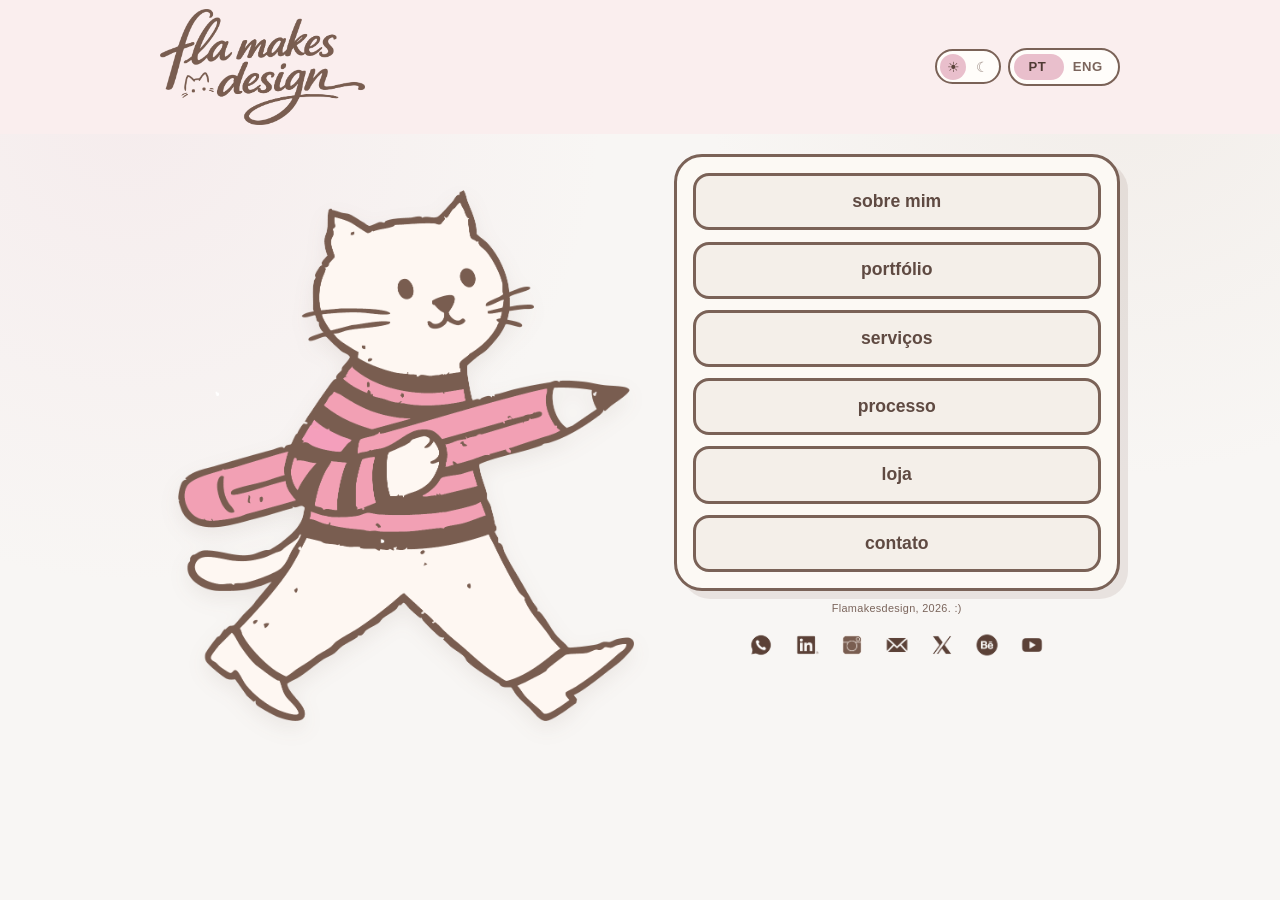
<file: index.html>
<!doctype html>
<html lang="pt-BR">
  <head>
    <meta charset="UTF-8" />
    <meta name="viewport" content="width=device-width, initial-scale=1.0" />
    <title>Flamakesdesign | Home</title>
    <meta name="description" content="Portfólio criativo da Flamakesdesign." />
    <link rel="icon" type="image/png" href="static/favicon@3x.png" />
    <link rel="stylesheet" href="static/styles.css" />
  </head>
  <body data-title-pt="Flamakesdesign | Home" data-title-en="Flamakesdesign | Home">
    <header class="site-wrap topbar">
      <a class="logo-link" href="index.html" aria-label="Voltar para home">
        <img src="static/flamakesdesign.png" alt="Logo Fla makes design" />
      </a>
      <div class="lang-switch" role="group" aria-label="Selecionar idioma">
        <button class="lang-btn is-active" data-lang="pt" type="button">PT</button>
        <button class="lang-btn" data-lang="en" type="button">ENG</button>
      </div>
    </header>

    <main class="site-wrap main-home">
      <section class="hero-box" id="pierreBox">
        <div class="pierre-speech" id="pierreSpeech" aria-live="polite">
          <button class="speech-close" id="pierreSpeechClose" type="button" aria-label="Fechar balão">
            x
          </button>
          <p id="pierreSpeechText"></p>
          <p class="speech-hint" data-i18n="home.speechHint">você pode fechar esta aba no x</p>
        </div>
        <div class="pierre-wrap">
          <img
            id="pierreCharacter"
            src="static/pierre.png"
            alt="Ilustração do Pierre"
            role="button"
            tabindex="0"
            aria-label="Clique no Pierre para uma mensagem"
          />
        </div>
      </section>

      <div class="home-nav-wrap">
        <nav class="nav-grid" aria-label="Navegação principal">
          <a class="nav-card" href="sobre.html" data-i18n="nav.about">sobre mim</a>
          <a class="nav-card" href="portfolio.html" data-i18n="nav.portfolio">portfólio</a>
          <a class="nav-card" href="servicos.html" data-i18n="nav.services">serviços</a>
          <a class="nav-card" href="processo.html" data-i18n="nav.process">processo</a>
          <a class="nav-card" href="loja.html" data-i18n="nav.shop">loja</a>
          <a class="nav-card" href="contato.html" data-i18n="nav.contact">contato</a>
        </nav>
        <div class="home-nav-under">
          <p class="home-mini-note">Flamakesdesign, 2026. :)</p>
          <div class="home-social-icons" aria-label="Redes sociais">
            <a href="https://wa.link/auk0r0" target="_blank" rel="noopener noreferrer" aria-label="WhatsApp">
              <img src="static/whatsapp.png" alt="" />
            </a>
            <a
              href="https://www.linkedin.com/in/flamakesdesign"
              target="_blank"
              rel="noopener noreferrer"
              aria-label="LinkedIn"
            >
              <img src="static/linkedin.png" alt="" />
            </a>
            <a href="https://www.instagram.com/flavi.dsg/" target="_blank" rel="noopener noreferrer" aria-label="Instagram">
              <img src="static/instagram.png" alt="" />
            </a>
            <a href="mailto:flaviamsara@gmail.com" aria-label="Gmail">
              <img src="static/gmail.png" alt="" />
            </a>
            <a href="https://x.com/Flamakesdesign" target="_blank" rel="noopener noreferrer" aria-label="X">
              <img src="static/twitter.png" alt="" />
            </a>
            <a href="https://www.behance.net/mariaaraujo37" target="_blank" rel="noopener noreferrer" aria-label="Behance">
              <img src="static/behance.png" alt="" />
            </a>
            <a href="https://www.youtube.com/" target="_blank" rel="noopener noreferrer" aria-label="YouTube">
              <img src="static/youtube.png" alt="" />
            </a>
          </div>
        </div>
      </div>
    </main>

    <script src="static/script.js"></script>
  </body>
</html>
</file>
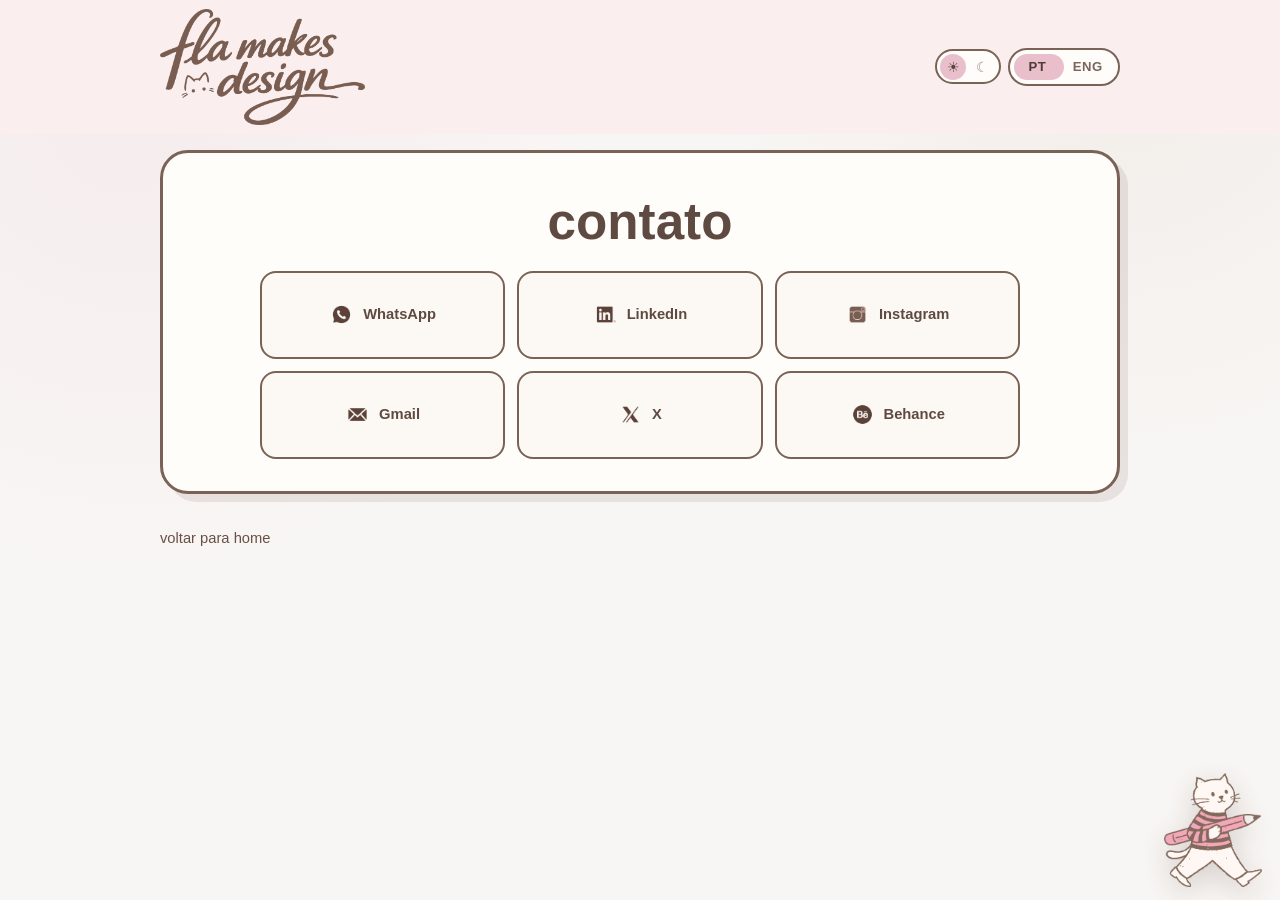
<file: contato.html>
<!doctype html>
<html lang="pt-BR">
  <head>
    <meta charset="UTF-8" />
    <meta name="viewport" content="width=device-width, initial-scale=1.0" />
    <title>Contato | Flamakesdesign</title>
    <link rel="icon" type="image/png" href="static/favicon@3x.png" />
    <link rel="stylesheet" href="static/styles.css" />
  </head>
  <body data-title-pt="Contato | Flamakesdesign" data-title-en="Contact | Flamakesdesign">
    <header class="site-wrap topbar">
      <a class="logo-link" href="index.html" aria-label="Voltar para home">
        <img src="static/flamakesdesign.png" alt="Logo Fla makes design" />
      </a>
      <div class="lang-switch" role="group" aria-label="Selecionar idioma">
        <button class="lang-btn is-active" data-lang="pt" type="button">PT</button>
        <button class="lang-btn" data-lang="en" type="button">ENG</button>
      </div>
    </header>
    <main class="site-wrap page-shell">
      <section class="content-card contact-shell">
        <h1 data-i18n="page.contact.title">contato</h1>
        <div class="contact-panel" aria-label="Redes e contatos">
          <a class="contact-link" href="https://wa.link/auk0r0" target="_blank" rel="noopener noreferrer" aria-label="WhatsApp">
            <img src="static/whatsapp.png" alt="" />
            <span>WhatsApp</span>
          </a>
          <a
            class="contact-link"
            href="https://www.linkedin.com/in/flamakesdesign"
            target="_blank"
            rel="noopener noreferrer"
            aria-label="LinkedIn"
          >
            <img src="static/linkedin.png" alt="" />
            <span>LinkedIn</span>
          </a>
          <a
            class="contact-link"
            href="https://www.instagram.com/flavi.dsg/"
            target="_blank"
            rel="noopener noreferrer"
            aria-label="Instagram"
          >
            <img src="static/instagram.png" alt="" />
            <span>Instagram</span>
          </a>
          <a class="contact-link" href="mailto:flaviamsara@gmail.com" aria-label="Gmail">
            <img src="static/gmail.png" alt="" />
            <span>Gmail</span>
          </a>
          <a class="contact-link" href="https://x.com/Flamakesdesign" target="_blank" rel="noopener noreferrer" aria-label="X">
            <img src="static/twitter.png" alt="" />
            <span>X</span>
          </a>
          <a
            class="contact-link"
            href="https://www.behance.net/mariaaraujo37"
            target="_blank"
            rel="noopener noreferrer"
            aria-label="Behance"
          >
            <img src="static/behance.png" alt="" />
            <span>Behance</span>
          </a>
        </div>
      </section>
      <p class="footer-note"><a href="index.html" data-i18n="common.backHome">voltar para home</a></p>
    </main>
    <script src="static/script.js"></script>
  </body>
</html>
</file>
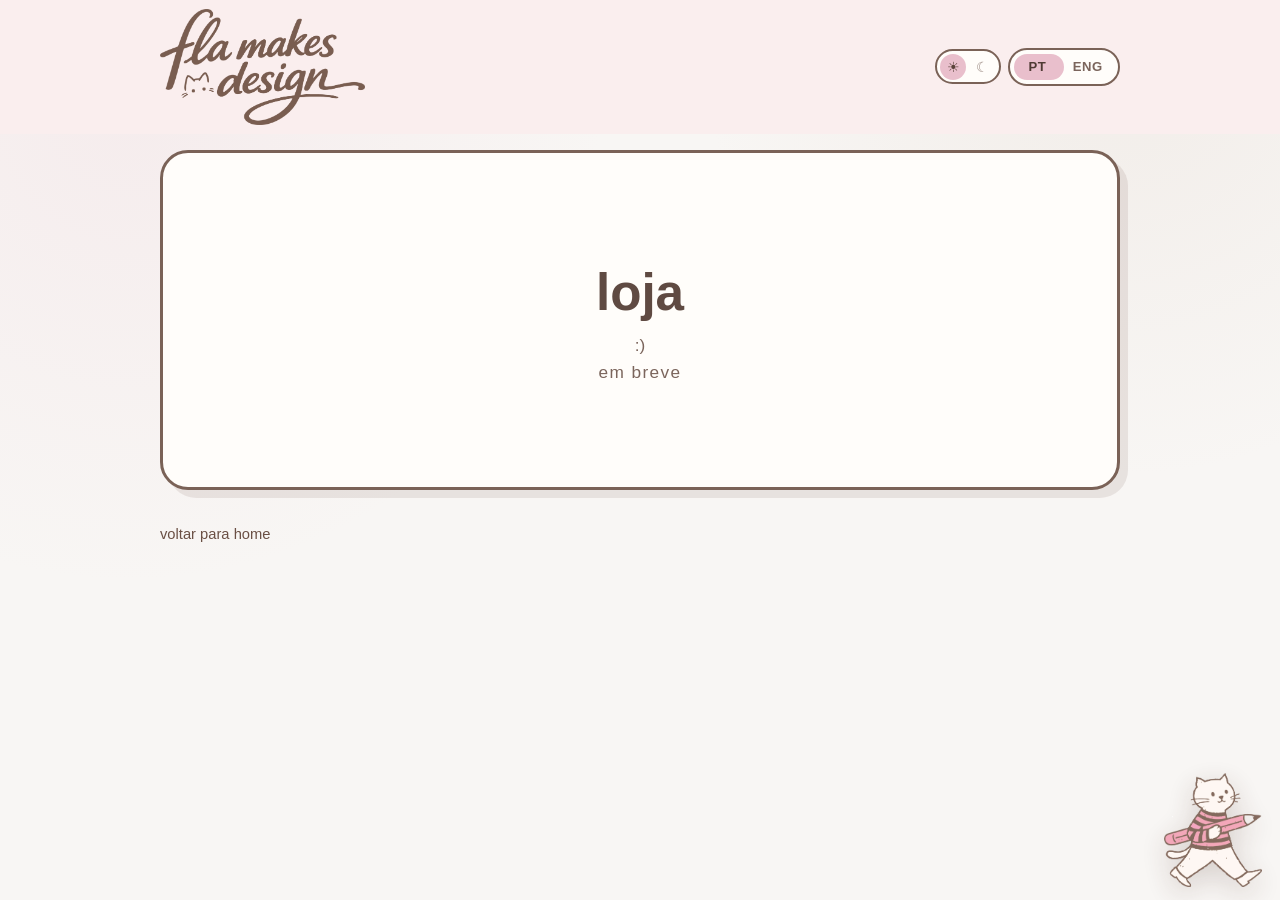
<file: loja.html>
<!doctype html>
<html lang="pt-BR">
  <head>
    <meta charset="UTF-8" />
    <meta name="viewport" content="width=device-width, initial-scale=1.0" />
    <title>Loja | Flamakesdesign</title>
    <link rel="icon" type="image/png" href="static/favicon@3x.png" />
    <link rel="stylesheet" href="static/styles.css" />
  </head>
  <body data-title-pt="Loja | Flamakesdesign" data-title-en="Shop | Flamakesdesign">
    <header class="site-wrap topbar">
      <a class="logo-link" href="index.html" aria-label="Voltar para home">
        <img src="static/flamakesdesign.png" alt="Logo Fla makes design" />
      </a>
      <div class="lang-switch" role="group" aria-label="Selecionar idioma">
        <button class="lang-btn is-active" data-lang="pt" type="button">PT</button>
        <button class="lang-btn" data-lang="en" type="button">ENG</button>
      </div>
    </header>
    <main class="site-wrap page-shell">
      <section class="content-card shop-coming">
        <h1 data-i18n="page.shop.title">loja</h1>
        <p class="shop-face">:)</p>
        <p class="shop-soon">em breve</p>
      </section>
      <p class="footer-note"><a href="index.html" data-i18n="common.backHome">voltar para home</a></p>
    </main>
    <script src="static/script.js"></script>
  </body>
</html>
</file>
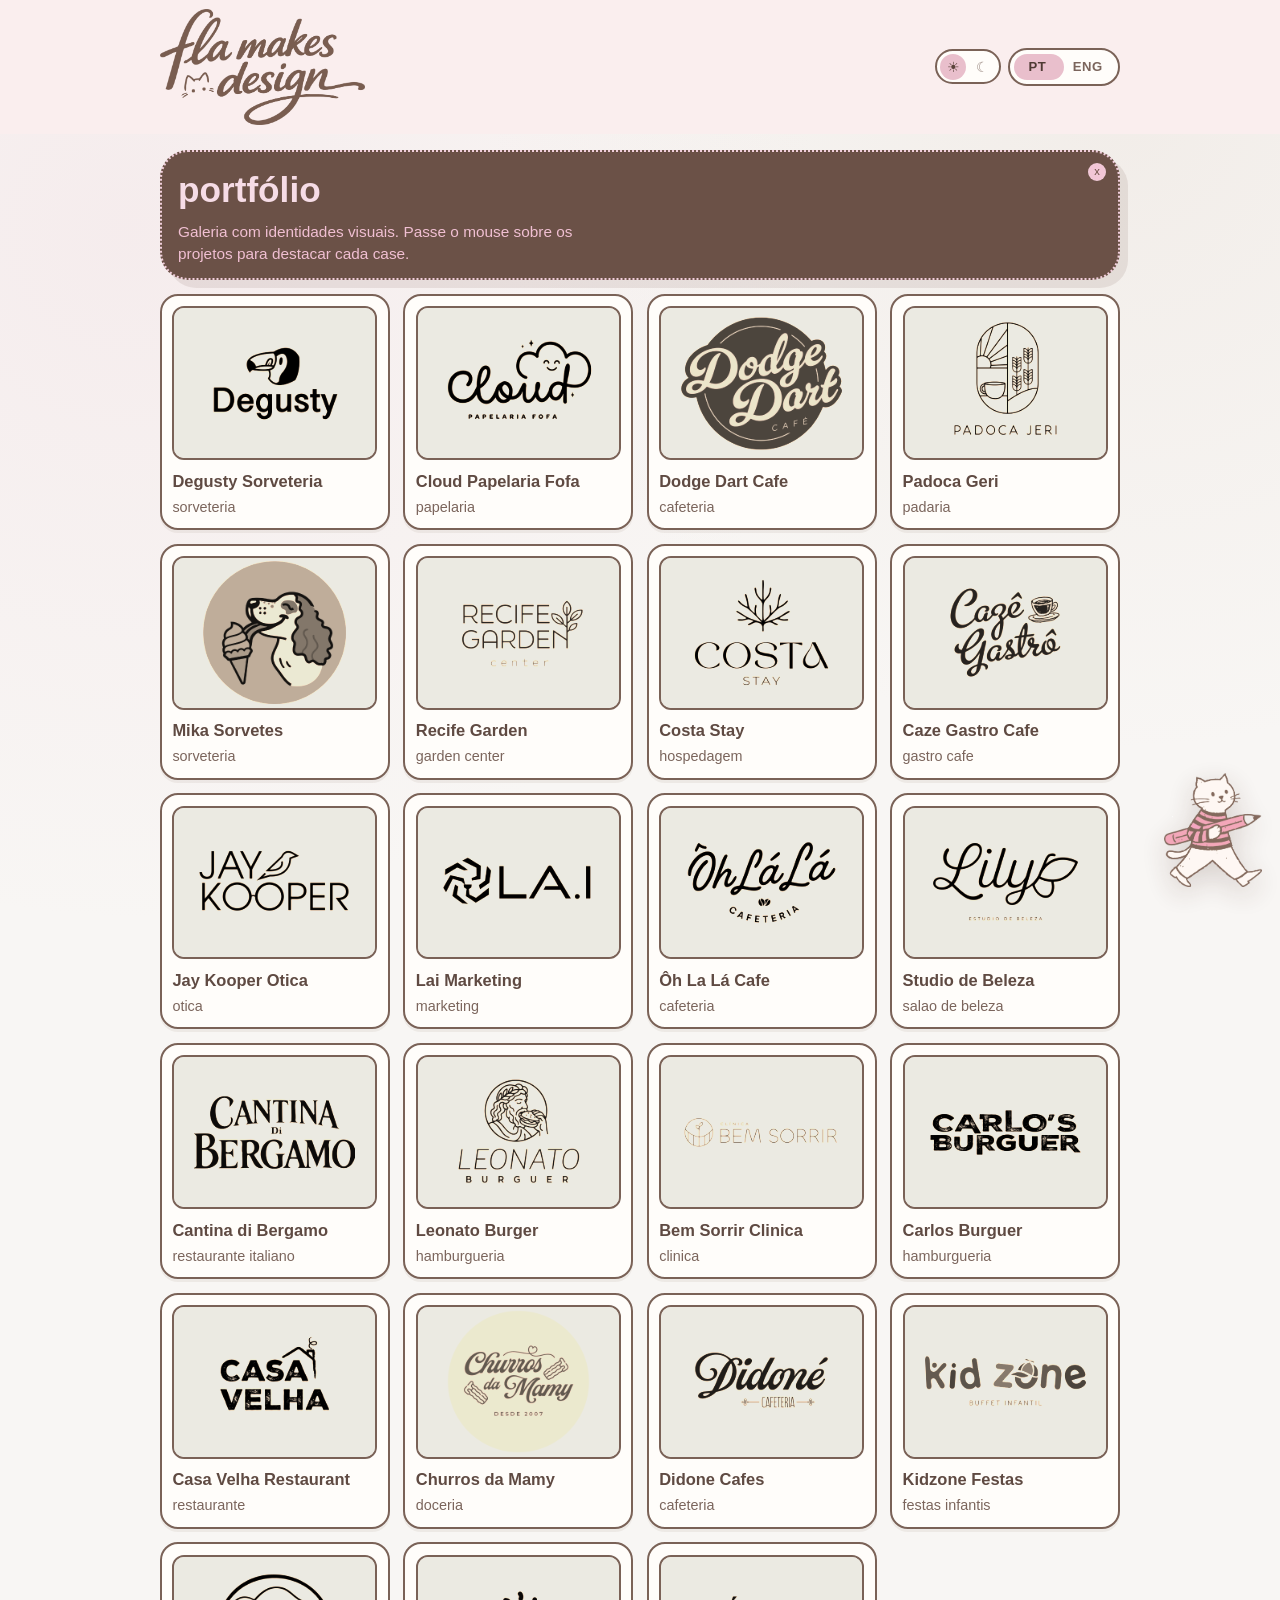
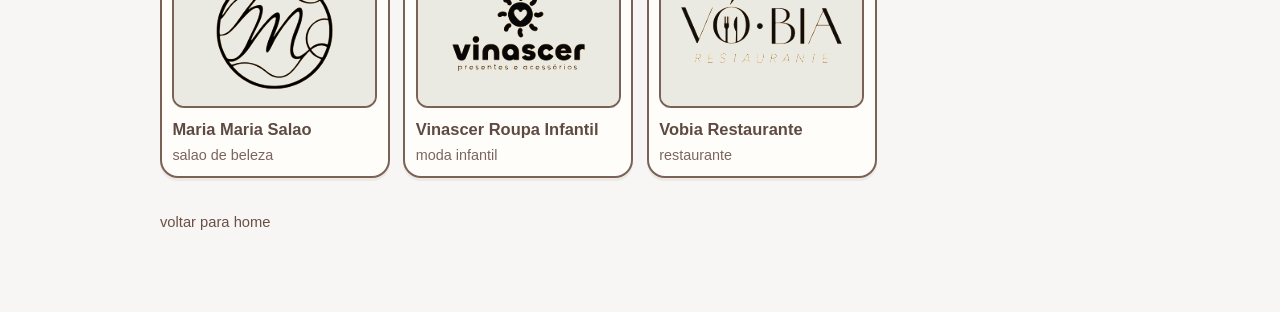
<file: portfolio.html>
<!doctype html>
<html lang="pt-BR">
  <head>
    <meta charset="UTF-8" />
    <meta name="viewport" content="width=device-width, initial-scale=1.0" />
    <title>Portfólio | Flamakesdesign</title>
    <link rel="icon" type="image/png" href="static/favicon@3x.png" />
    <link rel="stylesheet" href="static/styles.css" />
  </head>
  <body data-title-pt="Portfólio | Flamakesdesign" data-title-en="Portfolio | Flamakesdesign">
    <header class="site-wrap topbar">
      <a class="logo-link" href="index.html" aria-label="Voltar para home">
        <img src="static/flamakesdesign.png" alt="Logo Fla makes design" />
      </a>
      <div class="lang-switch" role="group" aria-label="Selecionar idioma">
        <button class="lang-btn is-active" data-lang="pt" type="button">PT</button>
        <button class="lang-btn" data-lang="en" type="button">ENG</button>
      </div>
    </header>
    <main class="site-wrap page-shell">
      <section class="content-card portfolio-head" id="portfolioHeadBox">
        <button
          class="portfolio-head-close"
          id="portfolioHeadClose"
          type="button"
          aria-label="Fechar aviso do portfólio"
        >
          x
        </button>
        <h1 data-i18n="page.portfolio.title">portfólio</h1>
        <p data-i18n="page.portfolio.text">
          Galeria com identidades visuais. Passe o mouse sobre os projetos para
          destacar cada case.
        </p>
      </section>
      <section class="portfolio-gallery" aria-label="Galeria de identidades visuais">
        <article class="portfolio-card">
          <div class="portfolio-thumb case-slider" aria-hidden="true">
            <img class="case-slide" src="static/cases/degustysorveteria.png" alt="" loading="lazy" />
          </div>
          <h3>Degusty Sorveteria</h3>
          <p>sorveteria</p>
        </article>
        <article class="portfolio-card">
          <div class="portfolio-thumb case-slider" aria-hidden="true">
            <img class="case-slide" src="static/cases/cloudpapelariafofa.png" alt="" loading="lazy" />
          </div>
          <h3>Cloud Papelaria Fofa</h3>
          <p>papelaria</p>
        </article>
        <article class="portfolio-card">
          <div class="portfolio-thumb case-slider" aria-hidden="true">
            <img class="case-slide" src="static/cases/dodgedartcafe.png" alt="" loading="lazy" />
          </div>
          <h3>Dodge Dart Cafe</h3>
          <p>cafeteria</p>
        </article>
        <article class="portfolio-card">
          <div class="portfolio-thumb case-slider" aria-hidden="true">
            <img class="case-slide" src="static/cases/padocageri.png" alt="" loading="lazy" />
          </div>
          <h3>Padoca Geri</h3>
          <p>padaria</p>
        </article>
        <article class="portfolio-card">
          <div class="portfolio-thumb case-slider" aria-hidden="true">
            <img class="case-slide" src="static/cases/mikasorvetes.png" alt="" loading="lazy" />
          </div>
          <h3>Mika Sorvetes</h3>
          <p>sorveteria</p>
        </article>
        <article class="portfolio-card">
          <div class="portfolio-thumb case-slider" aria-hidden="true">
            <img class="case-slide" src="static/cases/recifegarden.png" alt="" loading="lazy" />
          </div>
          <h3>Recife Garden</h3>
          <p>garden center</p>
        </article>
        <article class="portfolio-card">
          <div class="portfolio-thumb case-slider" aria-hidden="true">
            <img class="case-slide" src="static/cases/costastay.png" alt="" loading="lazy" />
          </div>
          <h3>Costa Stay</h3>
          <p>hospedagem</p>
        </article>
        <article class="portfolio-card">
          <div class="portfolio-thumb case-slider" aria-hidden="true">
            <img class="case-slide" src="static/cases/cazegastrocafe.png" alt="" loading="lazy" />
          </div>
          <h3>Caze Gastro Cafe</h3>
          <p>gastro cafe</p>
        </article>
        <article class="portfolio-card">
          <div class="portfolio-thumb case-slider" aria-hidden="true">
            <img class="case-slide" src="static/cases/jaykooperotica.png" alt="" loading="lazy" />
          </div>
          <h3>Jay Kooper Otica</h3>
          <p>otica</p>
        </article>
        <article class="portfolio-card">
          <div class="portfolio-thumb case-slider" aria-hidden="true">
            <img class="case-slide" src="static/cases/laimarketing.png" alt="" loading="lazy" />
          </div>
          <h3>Lai Marketing</h3>
          <p>marketing</p>
        </article>
        <article class="portfolio-card">
          <div class="portfolio-thumb case-slider" aria-hidden="true">
            <img class="case-slide" src="static/cases/ohlalacafe.png" alt="" loading="lazy" />
          </div>
          <h3>Ôh La Lá Cafe</h3>
          <p>cafeteria</p>
        </article>
        <article class="portfolio-card">
          <div class="portfolio-thumb case-slider" aria-hidden="true">
            <img class="case-slide" src="static/cases/studiodebeleza.png" alt="" loading="lazy" />
          </div>
          <h3>Studio de Beleza</h3>
          <p>salao de beleza</p>
        </article>
        <article class="portfolio-card">
          <div class="portfolio-thumb case-slider" aria-hidden="true">
            <img class="case-slide" src="static/cases/cantinadibergamo.png" alt="" loading="lazy" />
          </div>
          <h3>Cantina di Bergamo</h3>
          <p>restaurante italiano</p>
        </article>
        <article class="portfolio-card">
          <div class="portfolio-thumb case-slider" aria-hidden="true">
            <img class="case-slide" src="static/cases/leonatoburger.png" alt="" loading="lazy" />
          </div>
          <h3>Leonato Burger</h3>
          <p>hamburgueria</p>
        </article>
        <article class="portfolio-card">
          <div class="portfolio-thumb case-slider" aria-hidden="true">
            <img class="case-slide" src="static/cases/bemsorrirclinica.png" alt="" loading="lazy" />
          </div>
          <h3>Bem Sorrir Clinica</h3>
          <p>clinica</p>
        </article>
        <article class="portfolio-card">
          <div class="portfolio-thumb case-slider" aria-hidden="true">
            <img class="case-slide" src="static/cases/carlosburguer.png" alt="" loading="lazy" />
          </div>
          <h3>Carlos Burguer</h3>
          <p>hamburgueria</p>
        </article>
        <article class="portfolio-card">
          <div class="portfolio-thumb case-slider" aria-hidden="true">
            <img class="case-slide" src="static/cases/casavelharestaurant.png" alt="" loading="lazy" />
          </div>
          <h3>Casa Velha Restaurant</h3>
          <p>restaurante</p>
        </article>
        <article class="portfolio-card">
          <div class="portfolio-thumb case-slider" aria-hidden="true">
            <img class="case-slide" src="static/cases/churrosdamamy.png" alt="" loading="lazy" />
          </div>
          <h3>Churros da Mamy</h3>
          <p>doceria</p>
        </article>
        <article class="portfolio-card">
          <div class="portfolio-thumb case-slider" aria-hidden="true">
            <img class="case-slide" src="static/cases/didonecafes.png" alt="" loading="lazy" />
          </div>
          <h3>Didone Cafes</h3>
          <p>cafeteria</p>
        </article>
        <article class="portfolio-card">
          <div class="portfolio-thumb case-slider" aria-hidden="true">
            <img class="case-slide" src="static/cases/kidzonefestas.png" alt="" loading="lazy" />
          </div>
          <h3>Kidzone Festas</h3>
          <p>festas infantis</p>
        </article>
        <article class="portfolio-card">
          <div class="portfolio-thumb case-slider" aria-hidden="true">
            <img class="case-slide" src="static/cases/mariamariasalao.png" alt="" loading="lazy" />
          </div>
          <h3>Maria Maria Salao</h3>
          <p>salao de beleza</p>
        </article>
        <article class="portfolio-card">
          <div class="portfolio-thumb case-slider" aria-hidden="true">
            <img class="case-slide" src="static/cases/vinascerroupainfantil.png" alt="" loading="lazy" />
          </div>
          <h3>Vinascer Roupa Infantil</h3>
          <p>moda infantil</p>
        </article>
        <article class="portfolio-card">
          <div class="portfolio-thumb case-slider" aria-hidden="true">
            <img class="case-slide" src="static/cases/vobiarestaurante.png" alt="" loading="lazy" />
          </div>
          <h3>Vobia Restaurante</h3>
          <p>restaurante</p>
        </article>
      </section>
      <p class="footer-note"><a href="index.html" data-i18n="common.backHome">voltar para home</a></p>
    </main>
    <script src="static/script.js"></script>
  </body>
</html>
</file>
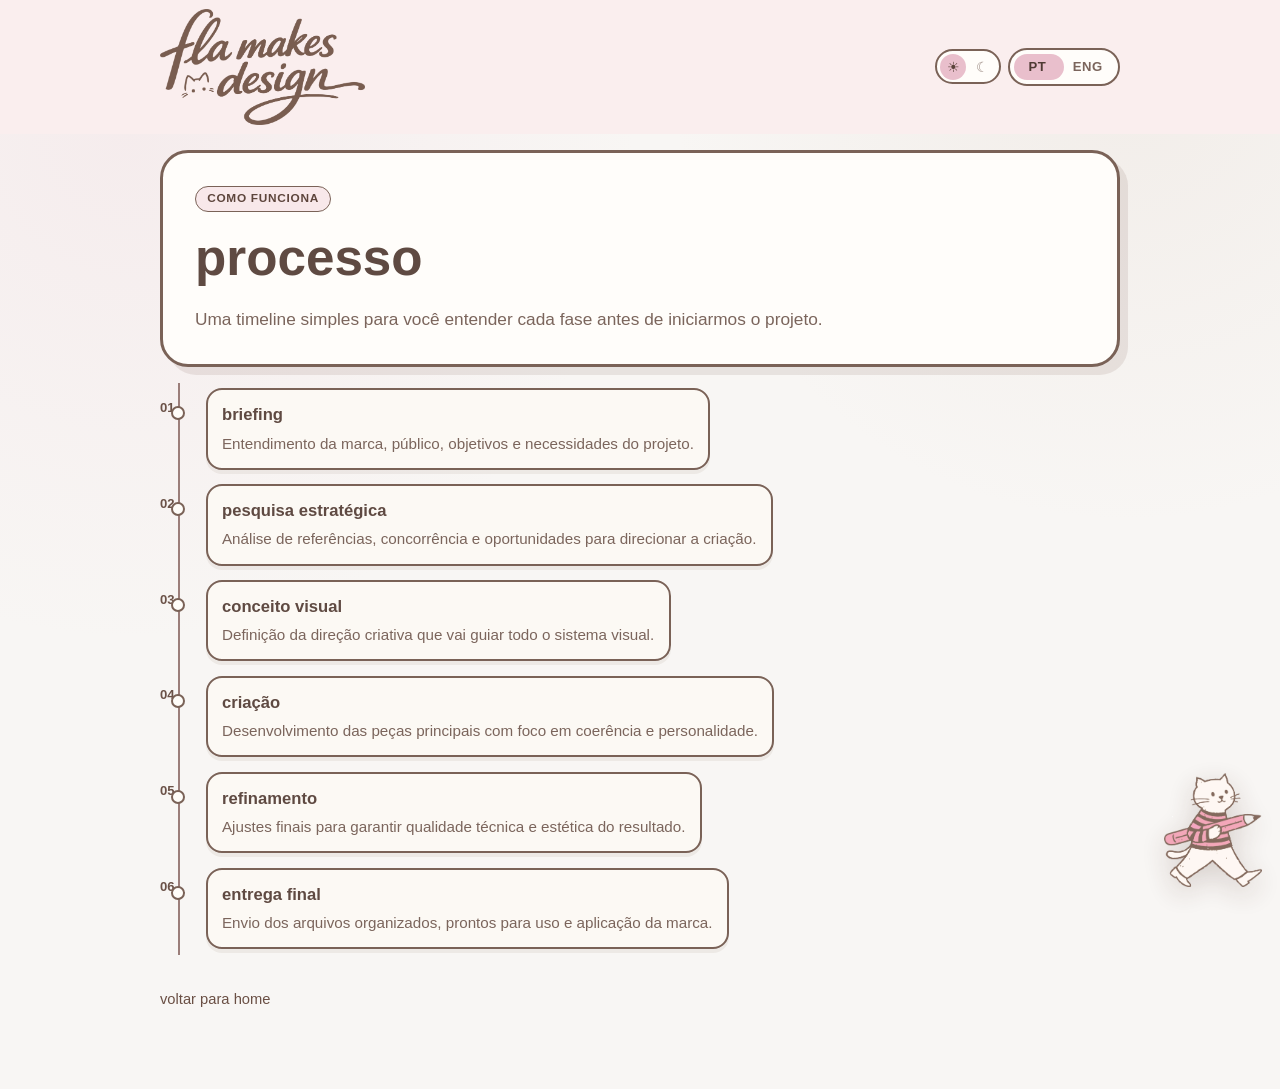
<file: processo.html>
<!doctype html>
<html lang="pt-BR">
  <head>
    <meta charset="UTF-8" />
    <meta name="viewport" content="width=device-width, initial-scale=1.0" />
    <title>Processo | Flamakesdesign</title>
    <link rel="icon" type="image/png" href="static/favicon@3x.png" />
    <link rel="stylesheet" href="static/styles.css" />
  </head>
  <body data-title-pt="Processo | Flamakesdesign" data-title-en="Process | Flamakesdesign">
    <header class="site-wrap topbar">
      <a class="logo-link" href="index.html" aria-label="Voltar para home">
        <img src="static/flamakesdesign.png" alt="Logo Fla makes design" />
      </a>
      <div class="lang-switch" role="group" aria-label="Selecionar idioma">
        <button class="lang-btn is-active" data-lang="pt" type="button">PT</button>
        <button class="lang-btn" data-lang="en" type="button">ENG</button>
      </div>
    </header>
    <main class="site-wrap page-shell">
      <section class="content-card process-hero">
        <span class="process-kicker">como funciona</span>
        <h1 data-i18n="page.process.title">processo</h1>
        <p>Uma timeline simples para você entender cada fase antes de iniciarmos o projeto.</p>
      </section>

      <section class="process-timeline" aria-label="Timeline do processo de trabalho">
        <article class="timeline-item">
          <span class="timeline-dot"></span>
          <span class="timeline-step">01</span>
          <div class="timeline-card">
            <h2>briefing</h2>
            <p>Entendimento da marca, público, objetivos e necessidades do projeto.</p>
          </div>
        </article>

        <article class="timeline-item">
          <span class="timeline-dot"></span>
          <span class="timeline-step">02</span>
          <div class="timeline-card">
            <h2>pesquisa estratégica</h2>
            <p>Análise de referências, concorrência e oportunidades para direcionar a criação.</p>
          </div>
        </article>

        <article class="timeline-item">
          <span class="timeline-dot"></span>
          <span class="timeline-step">03</span>
          <div class="timeline-card">
            <h2>conceito visual</h2>
            <p>Definição da direção criativa que vai guiar todo o sistema visual.</p>
          </div>
        </article>

        <article class="timeline-item">
          <span class="timeline-dot"></span>
          <span class="timeline-step">04</span>
          <div class="timeline-card">
            <h2>criação</h2>
            <p>Desenvolvimento das peças principais com foco em coerência e personalidade.</p>
          </div>
        </article>

        <article class="timeline-item">
          <span class="timeline-dot"></span>
          <span class="timeline-step">05</span>
          <div class="timeline-card">
            <h2>refinamento</h2>
            <p>Ajustes finais para garantir qualidade técnica e estética do resultado.</p>
          </div>
        </article>

        <article class="timeline-item">
          <span class="timeline-dot"></span>
          <span class="timeline-step">06</span>
          <div class="timeline-card">
            <h2>entrega final</h2>
            <p>Envio dos arquivos organizados, prontos para uso e aplicação da marca.</p>
          </div>
        </article>
      </section>
      <p class="footer-note"><a href="index.html" data-i18n="common.backHome">voltar para home</a></p>
    </main>
    <script src="static/script.js"></script>
  </body>
</html>
</file>
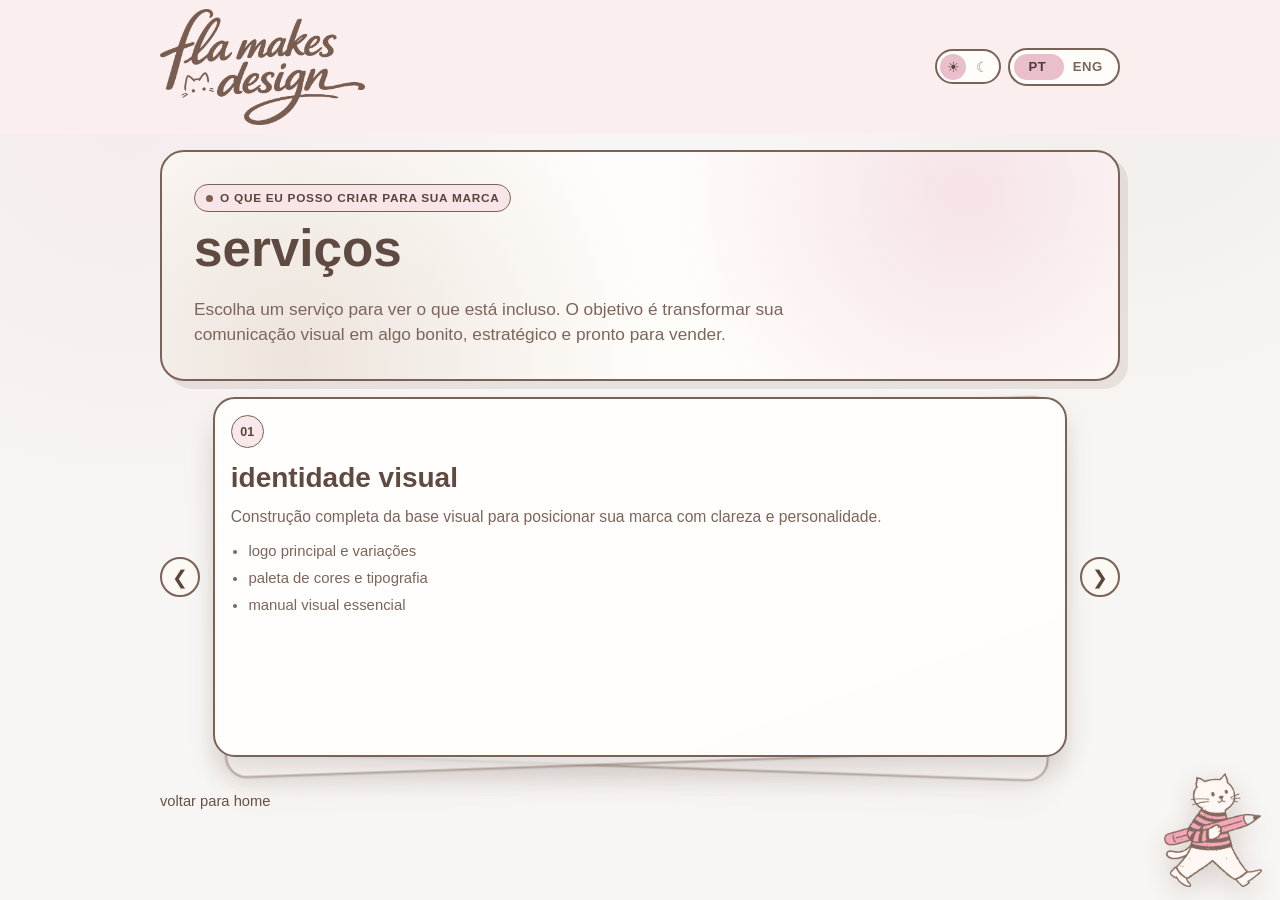
<file: servicos.html>
<!doctype html>
<html lang="pt-BR">
  <head>
    <meta charset="UTF-8" />
    <meta name="viewport" content="width=device-width, initial-scale=1.0" />
    <title>Serviços | Flamakesdesign</title>
    <link rel="icon" type="image/png" href="static/favicon@3x.png" />
    <link rel="stylesheet" href="static/styles.css" />
  </head>
  <body data-title-pt="Serviços | Flamakesdesign" data-title-en="Services | Flamakesdesign">
    <header class="site-wrap topbar">
      <a class="logo-link" href="index.html" aria-label="Voltar para home">
        <img src="static/flamakesdesign.png" alt="Logo Fla makes design" />
      </a>
      <div class="lang-switch" role="group" aria-label="Selecionar idioma">
        <button class="lang-btn is-active" data-lang="pt" type="button">PT</button>
        <button class="lang-btn" data-lang="en" type="button">ENG</button>
      </div>
    </header>
    <main class="site-wrap page-shell">
      <section class="content-card services-hero">
        <span class="services-kicker">o que eu posso criar para sua marca</span>
        <h1 data-i18n="page.services.title">serviços</h1>
        <p>
          Escolha um serviço para ver o que está incluso. O objetivo é transformar sua comunicação visual em algo
          bonito, estratégico e pronto para vender.
        </p>
      </section>

      <section class="services-deck-wrap" aria-label="Tipos de serviço">
        <button class="deck-arrow deck-arrow-prev" id="servicePrev" type="button" aria-label="Serviço anterior">
          &#10094;
        </button>

        <div class="services-deck" id="servicesDeck" tabindex="0" aria-label="Baralho de serviços">
          <article class="service-deck-card" data-service-card>
            <span class="service-tag">01</span>
            <h2>Identidade Visual</h2>
            <p>Construção completa da base visual para posicionar sua marca com clareza e personalidade.</p>
            <ul>
              <li>logo principal e variações</li>
              <li>paleta de cores e tipografia</li>
              <li>manual visual essencial</li>
            </ul>
          </article>

          <article class="service-deck-card" data-service-card>
            <span class="service-tag">02</span>
            <h2>Modernização de marca</h2>
            <p>Atualização visual para marcas existentes, mantendo reconhecimento e elevando percepção.</p>
            <ul>
              <li>refino de logo e sistema visual</li>
              <li>atualização de cores e linguagem</li>
              <li>direção para aplicação da nova fase</li>
            </ul>
          </article>

          <article class="service-deck-card" data-service-card>
            <span class="service-tag">03</span>
            <h2>Design de Posts</h2>
            <p>Peças para redes sociais com identidade consistente e comunicação profissional.</p>
            <ul>
              <li>posts institucionais e promocionais</li>
              <li>capas, carrosséis e destaques</li>
              <li>templates editáveis quando necessário</li>
            </ul>
          </article>

          <article class="service-deck-card" data-service-card>
            <span class="service-tag">04</span>
            <h2>Criação de materiais gráficos</h2>
            <p>Materiais impressos e digitais para fortalecer presença e aumentar conversão.</p>
            <ul>
              <li>cartão, cardápio, flyer e papelaria</li>
              <li>materiais para campanhas e eventos</li>
              <li>arquivos finais prontos para produção</li>
            </ul>
          </article>
        </div>

        <button class="deck-arrow deck-arrow-next" id="serviceNext" type="button" aria-label="Próximo serviço">
          &#10095;
        </button>
      </section>
      <p class="footer-note"><a href="index.html" data-i18n="common.backHome">voltar para home</a></p>
    </main>
    <script src="static/script.js"></script>
  </body>
</html>
</file>
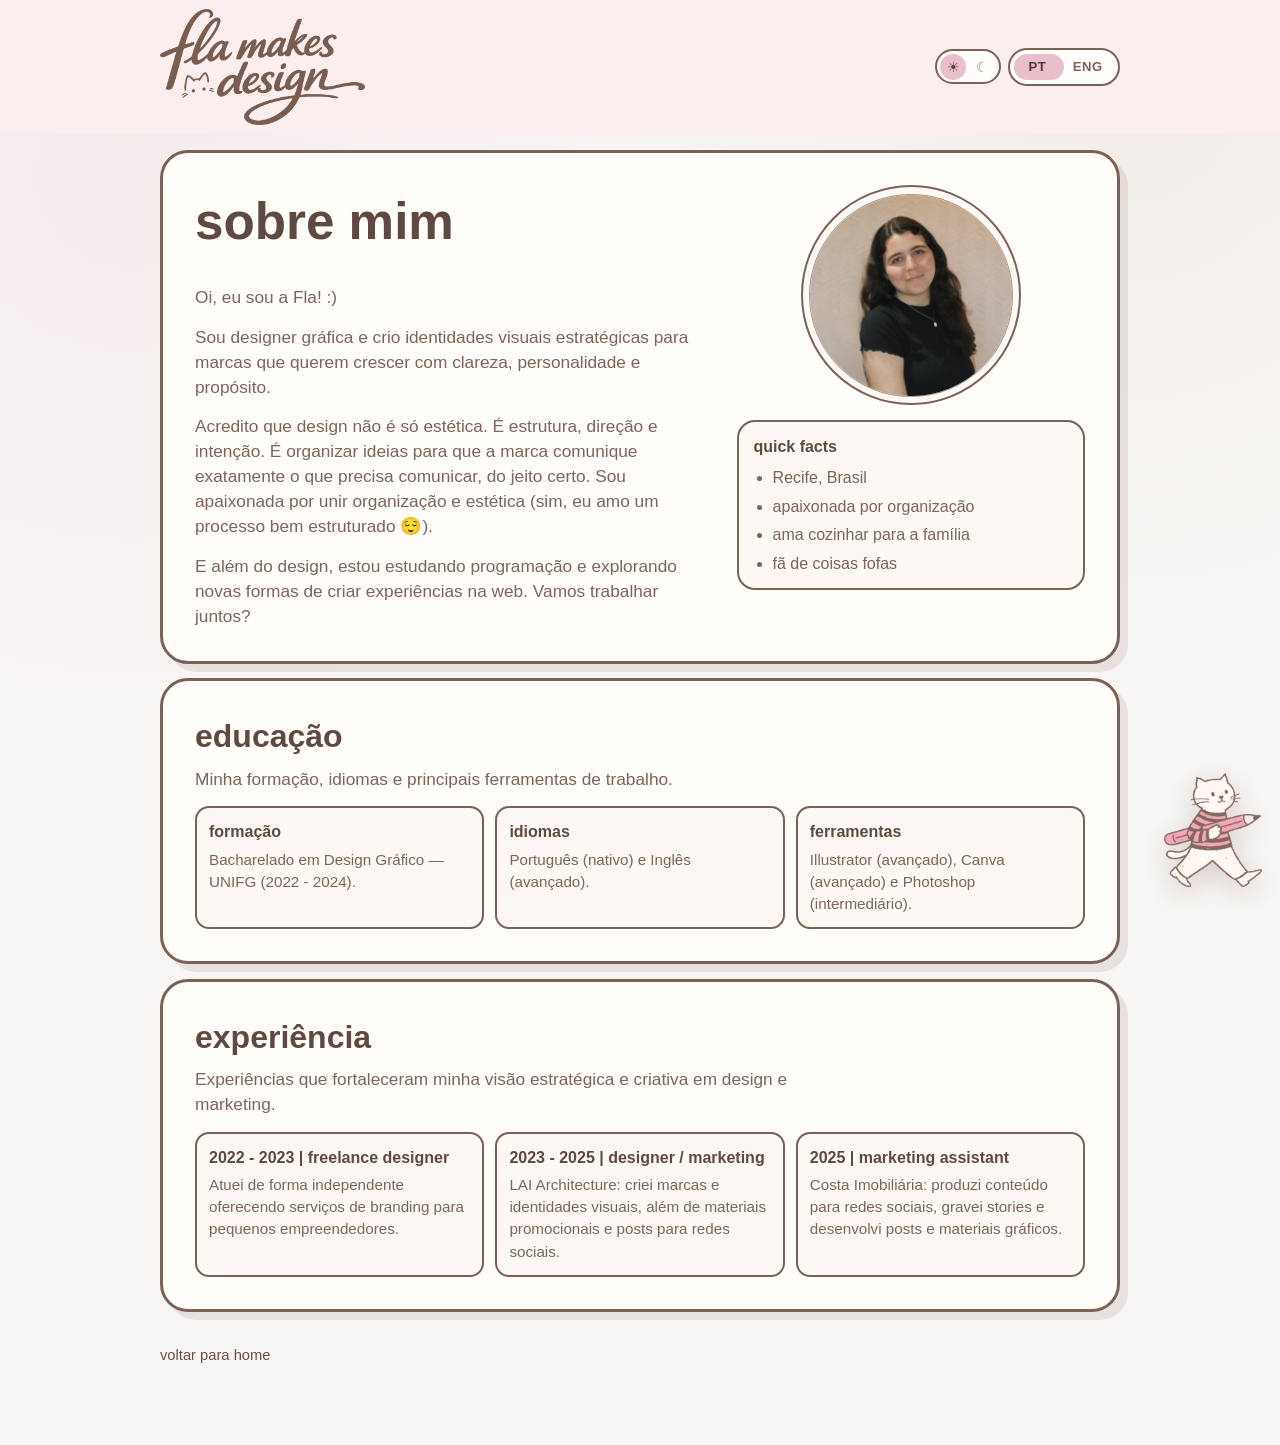
<file: sobre.html>
<!doctype html>
<html lang="pt-BR">
  <head>
    <meta charset="UTF-8" />
    <meta name="viewport" content="width=device-width, initial-scale=1.0" />
    <title>Sobre | Flamakesdesign</title>
    <link rel="icon" type="image/png" href="static/favicon@3x.png" />
    <link rel="stylesheet" href="static/styles.css" />
  </head>
  <body data-title-pt="Sobre | Flamakesdesign" data-title-en="About | Flamakesdesign">
    <header class="site-wrap topbar">
      <a class="logo-link" href="index.html" aria-label="Voltar para home">
        <img src="static/flamakesdesign.png" alt="Logo Fla makes design" />
      </a>
      <div class="lang-switch" role="group" aria-label="Selecionar idioma">
        <button class="lang-btn is-active" data-lang="pt" type="button">PT</button>
        <button class="lang-btn" data-lang="en" type="button">ENG</button>
      </div>
    </header>
    <main class="site-wrap page-shell">
      <section class="content-card about-layout">
        <div class="about-copy">
          <h1 data-i18n="page.about.title">sobre mim</h1>
          <p data-i18n="page.about.newIntro1">Oi, eu sou a Fla! :)</p>
          <p data-i18n="page.about.newIntro2">
            Sou designer gráfica e crio identidades visuais estratégicas para marcas que querem crescer com clareza,
            personalidade e propósito.
          </p>
          <p data-i18n="page.about.newIntro3">
            Acredito que design não é só estética. É estrutura, direção e intenção. É organizar ideias para que a marca
            comunique exatamente o que precisa comunicar, do jeito certo. Sou apaixonada por unir organização e estética
            (sim, eu amo um processo bem estruturado 😌).
          </p>
          <p data-i18n="page.about.newIntro4">
            E além do design, estou estudando programação e explorando novas formas de criar experiências na web. Vamos
            trabalhar juntos?
          </p>
        </div>
        <aside class="about-side">
          <div class="about-photo-slot" aria-label="Espaço para foto da Fla">
            <img class="about-photo-img" src="static/minhafoto.png" alt="Foto da Flávia Araújo" />
          </div>
          <div class="about-facts">
            <h2 data-i18n="page.about.quickFactsTitle">quick facts</h2>
            <ul>
              <li data-i18n="page.about.fact1">Recife, Brasil</li>
              <li data-i18n="page.about.fact2">apaixonada por organização</li>
              <li data-i18n="page.about.fact3">ama cozinhar para a família</li>
              <li data-i18n="page.about.fact4">fã de coisas fofas</li>
            </ul>
          </div>
        </aside>
      </section>
      <section class="content-card education-card">
        <h2 data-i18n="page.about.educationTitle">educação</h2>
        <p data-i18n="page.about.educationNewIntro">Minha formação, idiomas e principais ferramentas de trabalho.</p>
        <div class="education-grid">
          <article class="education-item">
            <h3 data-i18n="page.about.educationNewBlock1Title">formação</h3>
            <p data-i18n="page.about.educationNewBlock1Text">Bacharelado em Design Gráfico — UNIFG (2022 - 2024).</p>
          </article>
          <article class="education-item">
            <h3 data-i18n="page.about.educationNewBlock2Title">idiomas</h3>
            <p data-i18n="page.about.educationNewBlock2Text">Português (nativo) e Inglês (avançado).</p>
          </article>
          <article class="education-item">
            <h3 data-i18n="page.about.educationNewBlock3Title">ferramentas</h3>
            <p data-i18n="page.about.educationNewBlock3Text">
              Illustrator (avançado), Canva (avançado) e Photoshop (intermediário).
            </p>
          </article>
        </div>
      </section>
      <section class="content-card education-card">
        <h2 data-i18n="page.about.experienceTitle">experiência</h2>
        <p data-i18n="page.about.experienceNewIntro">
          Experiências que fortaleceram minha visão estratégica e criativa em design e marketing.
        </p>
        <div class="education-grid">
          <article class="education-item">
            <h3 data-i18n="page.about.experienceNewBlock1Title">2022 - 2023 | freelance designer</h3>
            <p data-i18n="page.about.experienceNewBlock1Text">
              Atuei de forma independente oferecendo serviços de branding para pequenos empreendedores.
            </p>
          </article>
          <article class="education-item">
            <h3 data-i18n="page.about.experienceNewBlock2Title">2023 - 2025 | designer / marketing</h3>
            <p data-i18n="page.about.experienceNewBlock2Text">
              LAI Architecture: criei marcas e identidades visuais, além de materiais promocionais e posts para redes
              sociais.
            </p>
          </article>
          <article class="education-item">
            <h3 data-i18n="page.about.experienceNewBlock3Title">2025 | marketing assistant</h3>
            <p data-i18n="page.about.experienceNewBlock3Text">
              Costa Imobiliária: produzi conteúdo para redes sociais, gravei stories e desenvolvi posts e materiais
              gráficos.
            </p>
          </article>
        </div>
      </section>
      <p class="footer-note"><a href="index.html" data-i18n="common.backHome">voltar para home</a></p>
    </main>
    <div class="about-pierre-fixed" aria-hidden="true">
      <img src="static/pierre.png" alt="" />
    </div>
    <script src="static/script.js"></script>
  </body>
</html>
</file>
<file: static/styles.css>
:root {
  --bg: #f8f6f4;
  --paper: #fffdf9;
  --paper-soft: #fcf8f2;
  --ink: #5f4a42;
  --ink-soft: #7b655c;
  --border: #7a6257;
  --accent: #e9bfcc;
  --accent-2: #d9c9bc;
  --btn: #f4efe9;
  --btn-hover: #f0e5dc;
}

* {
  box-sizing: border-box;
}

html,
body {
  margin: 0;
  padding: 0;
}

body {
  min-height: 100vh;
  font-family: "Trebuchet MS", "Verdana", sans-serif;
  color: var(--ink);
  background:
    radial-gradient(circle at 10% 12%, rgba(233, 191, 204, 0.18) 0%, transparent 34%),
    radial-gradient(circle at 88% 6%, rgba(217, 201, 188, 0.2) 0%, transparent 30%),
    var(--bg);
  line-height: 1.45;
  cursor: url("cursor-small.png") 1 1, auto;
}

body[data-theme="dark"] {
  --bg: #2f211d;
  --paper: #4a342d;
  --paper-soft: #5a4037;
  --ink: #f6dce6;
  --ink-soft: #efc7d7;
  --border: #d6aebf;
  --accent: #6a4b41;
  --accent-2: #7a5a4f;
  --btn: #5c4239;
  --btn-hover: #6a4c42;
  background:
    radial-gradient(circle at 10% 12%, rgba(130, 84, 95, 0.2) 0%, transparent 34%),
    radial-gradient(circle at 88% 6%, rgba(95, 71, 63, 0.24) 0%, transparent 30%),
    var(--bg);
}

a,
button,
.nav-card {
  cursor: url("click-small.png") 5 1, pointer;
}

a {
  color: inherit;
  text-decoration: none;
}

.site-wrap {
  width: min(960px, 84vw);
  margin: 0 auto;
}

.topbar {
  position: relative;
  display: flex;
  justify-content: space-between;
  align-items: center;
  gap: 1rem;
  padding-top: 0.55rem;
  padding-bottom: 0.6rem;
  margin-bottom: 0.45rem;
  z-index: 0;
}

.topbar-controls {
  display: inline-flex;
  align-items: center;
  gap: 0.45rem;
}

.topbar::before {
  content: "";
  position: absolute;
  left: 50%;
  top: 0;
  transform: translateX(-50%);
  width: 100vw;
  height: 100%;
  background: color-mix(in srgb, var(--accent) 24%, var(--paper) 76%);
  z-index: -1;
}

.logo-link {
  display: inline-block;
  max-width: clamp(112px, 16vw, 220px);
}

.logo-link img {
  width: 100%;
  height: auto;
  display: block;
}

.lang-switch {
  position: relative;
  display: inline-flex;
  align-items: center;
  gap: 0;
  padding: 0.24rem;
  min-width: 112px;
  border: 2px solid var(--border);
  border-radius: 999px;
  background: color-mix(in srgb, var(--paper) 84%, white 16%);
  overflow: hidden;
}

.theme-toggle {
  position: relative;
  display: inline-flex;
  align-items: center;
  gap: 0.2rem;
  border: 2px solid var(--border);
  border-radius: 999px;
  padding: 0.16rem 0.22rem;
  min-height: 34px;
  background: color-mix(in srgb, var(--paper) 84%, white 16%);
}

.theme-icon {
  width: 26px;
  height: 26px;
  border-radius: 50%;
  display: grid;
  place-items: center;
  font-size: 0.88rem;
  color: var(--ink-soft);
  opacity: 0.74;
  transition: opacity 180ms ease, color 180ms ease, background 180ms ease;
}

.theme-toggle[data-mode="light"] .theme-icon-sun,
.theme-toggle[data-mode="dark"] .theme-icon-moon {
  opacity: 1;
  color: #5a433a;
  background: var(--accent);
}

body[data-theme="dark"] .theme-toggle[data-mode="dark"] .theme-icon-moon {
  color: #f6dce6;
}

body[data-theme="dark"] .theme-toggle[data-mode="light"] .theme-icon-sun {
  color: #5a433a;
}

.lang-switch::before {
  content: "";
  position: absolute;
  top: 0.22rem;
  left: 0.22rem;
  width: calc(50% - 0.22rem);
  height: calc(100% - 0.44rem);
  border-radius: 999px;
  background: var(--accent);
  transition: transform 220ms ease;
  z-index: 0;
}

.lang-switch[data-active-lang="en"]::before {
  transform: translateX(100%);
}

.lang-btn {
  position: relative;
  z-index: 1;
  flex: 1;
  border: 0;
  border-radius: 999px;
  padding: 0.34rem 0.72rem;
  background: transparent;
  color: var(--ink-soft);
  font-size: 0.82rem;
  font-weight: 700;
  letter-spacing: 0.04em;
  transition: color 220ms ease;
}

.lang-btn.is-active {
  color: #4f3a34;
}

.main-home {
  display: grid;
  grid-template-columns: 1.1fr 1fr;
  gap: 1.4rem;
  align-items: start;
  padding: 0.8rem 0 2.2rem;
}

.home-nav-wrap {
  display: grid;
  gap: 0.45rem;
}

.nav-grid,
.content-card {
  border: 3px solid var(--border);
  border-radius: 28px;
  box-shadow: 8px 8px 0 rgba(117, 86, 73, 0.12);
}

.hero-box {
  position: relative;
  padding: 2.2rem 1.1rem 1.1rem;
  display: grid;
  place-items: center;
  min-height: 390px;
  background: transparent;
}

.pierre-wrap {
  display: inline-grid;
  place-items: center;
}

.pierre-wrap:hover {
  animation: pierre-shake 520ms ease-in-out infinite;
}

.hero-box img {
  width: min(100%, 470px);
  height: auto;
  display: block;
  mix-blend-mode: multiply;
  filter: drop-shadow(0 8px 10px rgba(88, 63, 55, 0.08));
  animation: pierre-float 4.8s ease-in-out infinite;
}

#pierreCharacter {
  cursor: url("click-small.png") 5 1, pointer;
}

.hero-box img:focus-visible {
  outline: 3px dashed var(--border);
  outline-offset: 8px;
}

.hero-box.is-shaking .pierre-wrap {
  animation: pierre-shake 460ms ease-in-out 1;
}

.pierre-speech {
  position: absolute;
  top: 0.7rem;
  left: 50%;
  max-width: min(420px, 90%);
  padding: 0.7rem 2rem 0.7rem 0.8rem;
  border: 2px dotted #f1cedb;
  border-radius: 14px;
  background: #6b5147;
  color: #f6dce6;
  font-size: 0.93rem;
  line-height: 1.35;
  opacity: 0;
  transform: translate(-50%, 6px) scale(0.98);
  pointer-events: none;
  transition: opacity 180ms ease, transform 180ms ease;
  z-index: 3;
}

.pierre-speech p {
  margin: 0;
}

.pierre-speech::after {
  content: "";
  position: absolute;
  bottom: -9px;
  left: 50%;
  width: 14px;
  height: 14px;
  border-right: 2px dotted #f1cedb;
  border-bottom: 2px dotted #f1cedb;
  background: #6b5147;
  transform: translateX(-50%) rotate(45deg);
}

.pierre-speech.is-visible {
  opacity: 1;
  transform: translate(-50%, 0) scale(1);
  pointer-events: auto;
  animation: speech-pop 220ms ease-out;
}

.speech-hint {
  margin-top: 0.45rem;
  font-size: 0.78rem;
  color: #f0bfd2;
  display: inline-flex;
  align-items: center;
  gap: 0.35rem;
}

.speech-hint::before {
  content: "i";
  width: 14px;
  height: 14px;
  border: 1px dotted #f1cedb;
  border-radius: 50%;
  display: inline-grid;
  place-items: center;
  font-size: 0.68rem;
}

.speech-close {
  position: absolute;
  top: 0.22rem;
  right: 0.35rem;
  width: 18px;
  height: 18px;
  border: 1px dotted #f1cedb;
  border-radius: 50%;
  background: #f2c6d6;
  color: #6a4d42;
  font-size: 0.7rem;
  line-height: 1;
  padding: 0;
  display: grid;
  place-items: center;
}

.speech-close:hover {
  background: #f7dbe6;
  color: #4f3a34;
}

@keyframes pierre-float {
  0%,
  100% {
    transform: translateY(0) rotate(-0.5deg);
  }

  50% {
    transform: translateY(-10px) rotate(0.6deg);
  }
}

@keyframes pierre-shake {
  0% {
    transform: translateX(0);
  }

  20% {
    transform: translateX(-6px);
  }

  40% {
    transform: translateX(6px);
  }

  60% {
    transform: translateX(-4px);
  }

  80% {
    transform: translateX(4px);
  }

  100% {
    transform: translateX(0);
  }
}

@keyframes speech-pop {
  0% {
    opacity: 0;
    transform: translate(-50%, 10px) scale(0.86);
  }

  70% {
    transform: translate(-50%, -1px) scale(1.03);
  }

  100% {
    opacity: 1;
    transform: translate(-50%, 0) scale(1);
  }
}

.nav-grid {
  padding: 1rem;
  background: color-mix(in srgb, var(--paper-soft) 88%, white 12%);
  display: grid;
  grid-template-columns: 1fr;
  gap: 0.7rem;
  align-content: start;
}

.nav-card {
  display: flex;
  justify-content: center;
  align-items: center;
  text-align: center;
  min-height: 54px;
  border: 3px solid var(--border);
  border-radius: 16px;
  padding: 0.8rem 1rem;
  background: var(--btn);
  color: var(--ink);
  box-shadow: 0 0 0 rgba(117, 86, 73, 0);
  font-size: 1.1rem;
  font-weight: 700;
  text-transform: lowercase;
  transition: background 180ms ease, color 180ms ease, box-shadow 180ms ease;
}

.nav-card:hover {
  background: var(--border);
  color: var(--accent);
  box-shadow: 6px 6px 0 rgba(117, 86, 73, 0.28);
}

.home-mini-note {
  margin: 0.2rem 0 0;
  text-align: center;
  font-size: 0.68rem;
  line-height: 1.35;
  letter-spacing: 0.03em;
  color: #7b655c;
}

.home-nav-under {
  padding: 0 0.55rem;
}

.home-social-icons {
  margin-top: 0.6rem;
  display: flex;
  justify-content: center;
  align-items: center;
  gap: 0.32rem;
  flex-wrap: wrap;
}

.home-social-icons a {
  width: 40px;
  height: 40px;
  display: grid;
  place-items: center;
  transition: transform 160ms ease;
}

.home-social-icons a:hover {
  transform: translateY(-2px) scale(1.04);
}

.home-social-icons img {
  width: 28px;
  height: 28px;
  object-fit: contain;
  display: block;
}

.page-shell {
  padding-bottom: 2rem;
}

.content-card {
  margin-top: 1rem;
  padding: clamp(1rem, 2.6vw, 2rem);
  background: color-mix(in srgb, var(--paper) 90%, white 10%);
}

.content-card h1 {
  margin: 0 0 0.7rem;
  font-size: clamp(2rem, 6vw, 3.2rem);
  text-transform: lowercase;
}

.content-card p {
  margin: 0;
  max-width: 66ch;
  color: var(--ink-soft);
  font-size: 1.08rem;
}

.about-layout {
  display: grid;
  grid-template-columns: 1.2fr 0.8fr;
  gap: 1.25rem;
  align-items: start;
}

.about-copy {
  display: grid;
  gap: 0.9rem;
}

.about-copy p {
  margin: 0;
}

.about-side {
  display: grid;
  gap: 0.9rem;
}

.about-photo-slot {
  width: min(220px, 100%);
  aspect-ratio: 1 / 1;
  margin: 0 auto;
  border: 2px solid var(--border);
  border-radius: 50%;
  background: color-mix(in srgb, var(--paper-soft) 88%, white 12%);
  display: grid;
  place-items: center;
  padding: 0.4rem;
  overflow: hidden;
}

.about-photo-placeholder {
  color: var(--ink-soft);
  font-size: 0.92rem;
  text-transform: lowercase;
}

.about-photo-img {
  width: 100%;
  height: 100%;
  object-fit: cover;
  object-position: center;
  border-radius: 50%;
  border: 1px solid color-mix(in srgb, var(--border) 70%, white 30%);
  background: color-mix(in srgb, var(--paper) 92%, white 8%);
}

.about-facts {
  border: 2px solid var(--border);
  border-radius: 18px;
  background: color-mix(in srgb, var(--paper-soft) 84%, white 16%);
  padding: 0.8rem 0.9rem;
}

.about-facts h2 {
  margin: 0 0 0.5rem;
  font-size: 1rem;
  text-transform: lowercase;
}

.about-facts ul {
  margin: 0;
  padding-left: 1.2rem;
  display: grid;
  gap: 0.35rem;
  color: var(--ink-soft);
}

.education-card {
  margin-top: 0.9rem;
}

.education-card h2 {
  margin: 0 0 0.45rem;
  font-size: clamp(1.4rem, 3.4vw, 2rem);
  text-transform: lowercase;
}

.education-card > p {
  margin: 0 0 0.9rem;
}

.education-grid {
  display: grid;
  grid-template-columns: repeat(3, minmax(0, 1fr));
  gap: 0.7rem;
}

.education-item {
  border: 2px solid var(--border);
  border-radius: 14px;
  background: color-mix(in srgb, var(--paper-soft) 84%, white 16%);
  padding: 0.75rem;
}

.education-item h3 {
  margin: 0 0 0.35rem;
  font-size: 1rem;
  text-transform: lowercase;
}

.education-item p {
  margin: 0;
  color: var(--ink-soft);
  font-size: 0.95rem;
}

.services-hero {
  position: relative;
  isolation: isolate;
  overflow: hidden;
  border: 2px solid var(--border);
  border-radius: 24px;
  background:
    radial-gradient(circle at 84% 18%, rgba(233, 191, 204, 0.42) 0%, transparent 36%),
    radial-gradient(circle at 14% 90%, rgba(217, 201, 188, 0.48) 0%, transparent 42%),
    color-mix(in srgb, var(--paper) 88%, white 12%);
}

.services-hero::after {
  content: "";
  position: absolute;
  inset: 0;
  background: linear-gradient(130deg, transparent 38%, rgba(255, 255, 255, 0.45) 50%, transparent 66%);
  transform: translateX(-120%);
  animation: services-glow 5.4s ease-in-out infinite;
  pointer-events: none;
}

.services-kicker {
  display: inline-flex;
  align-items: center;
  gap: 0.45rem;
  padding: 0.26rem 0.68rem;
  border: 1px solid var(--border);
  border-radius: 999px;
  background: color-mix(in srgb, var(--accent) 38%, var(--paper) 62%);
  font-size: 0.74rem;
  font-weight: 700;
  letter-spacing: 0.06em;
  text-transform: uppercase;
  color: #5a433a;
}

.services-kicker::before {
  content: "";
  width: 7px;
  height: 7px;
  border-radius: 50%;
  background: #7f5f53;
}

.services-deck-wrap {
  margin-top: 1rem;
  display: grid;
  grid-template-columns: auto minmax(0, 1fr) auto;
  align-items: center;
  gap: 0.8rem;
}

.deck-arrow {
  width: 2.5rem;
  height: 2.5rem;
  border-radius: 50%;
  border: 2px solid var(--border);
  background: color-mix(in srgb, var(--paper-soft) 88%, white 12%);
  color: #5d453c;
  font-size: 1.2rem;
  display: grid;
  place-items: center;
  transition: transform 160ms ease, background 160ms ease, box-shadow 160ms ease;
}

.deck-arrow:hover {
  transform: translateY(-2px);
  background: color-mix(in srgb, var(--accent) 24%, var(--paper) 76%);
  box-shadow: 0 8px 14px rgba(83, 58, 50, 0.15);
}

.services-deck {
  position: relative;
  min-height: 360px;
  perspective: 1200px;
}

.service-deck-card {
  position: absolute;
  inset: 0;
  border: 2px solid var(--border);
  border-radius: 22px;
  padding: 1rem 1rem 0.95rem;
  background:
    linear-gradient(160deg, rgba(255, 255, 255, 0.5), rgba(255, 255, 255, 0.18)),
    color-mix(in srgb, var(--paper) 86%, white 14%);
  backdrop-filter: blur(3px);
  box-shadow: 0 16px 26px rgba(62, 40, 35, 0.12);
  opacity: 0;
  pointer-events: none;
  transform: translateY(26px) scale(0.96) rotate(-3deg);
  transition: transform 320ms ease, opacity 320ms ease, box-shadow 260ms ease;
}

.service-deck-card.is-active {
  opacity: 1;
  pointer-events: auto;
  z-index: 4;
  transform: translateY(0) scale(1) rotate(0);
}

.service-deck-card.is-prev {
  opacity: 0.52;
  z-index: 3;
  transform: translateY(10px) scale(0.985) rotate(-2deg);
}

.service-deck-card.is-next {
  opacity: 0.52;
  z-index: 2;
  transform: translateY(16px) scale(0.97) rotate(2deg);
}

.service-deck-card.is-hidden {
  opacity: 0;
  z-index: 1;
  transform: translateY(28px) scale(0.95) rotate(0);
}

.service-deck-card.is-active:hover {
  transform: translateY(16px) scale(1) rotate(0.4deg);
  box-shadow: 0 20px 28px rgba(62, 40, 35, 0.2);
}

.service-tag {
  display: inline-grid;
  place-items: center;
  min-width: 2.05rem;
  height: 2.05rem;
  padding: 0 0.4rem;
  border: 1px solid var(--border);
  border-radius: 999px;
  background: color-mix(in srgb, var(--accent) 34%, var(--paper) 66%);
  color: #5d433a;
  font-size: 0.78rem;
  font-weight: 700;
}

.service-deck-card h2 {
  margin: 0.6rem 0 0.45rem;
  font-size: clamp(1.25rem, 2.5vw, 1.75rem);
  text-transform: lowercase;
}

.service-deck-card p {
  margin: 0;
  font-size: 0.98rem;
  color: var(--ink-soft);
}

.service-deck-card ul {
  margin: 0.78rem 0 0;
  padding-left: 1.1rem;
  display: grid;
  gap: 0.34rem;
  color: var(--ink-soft);
  font-size: 0.93rem;
}

@keyframes services-glow {
  0%,
  16% {
    transform: translateX(-120%);
  }

  38%,
  100% {
    transform: translateX(150%);
  }
}

.process-hero {
  margin-bottom: 1rem;
}

.process-kicker {
  display: inline-block;
  margin-bottom: 0.55rem;
  padding: 0.24rem 0.7rem;
  border: 1px solid var(--border);
  border-radius: 999px;
  font-size: 0.74rem;
  font-weight: 700;
  letter-spacing: 0.06em;
  text-transform: uppercase;
  background: color-mix(in srgb, var(--accent) 34%, var(--paper) 66%);
  color: #5d453c;
}

.process-timeline {
  position: relative;
  display: grid;
  gap: 0.9rem;
  padding: 0.35rem 0 0.4rem;
}

.process-timeline::before {
  content: "";
  position: absolute;
  left: 18px;
  top: 0;
  bottom: 0;
  width: 2px;
  background: color-mix(in srgb, var(--border) 70%, var(--accent) 30%);
}

.timeline-item {
  position: relative;
  display: grid;
  grid-template-columns: 36px auto 1fr;
  align-items: start;
  gap: 0.6rem;
}

.timeline-dot {
  position: absolute;
  left: 11px;
  top: 18px;
  width: 14px;
  height: 14px;
  border: 2px solid var(--border);
  border-radius: 50%;
  background: var(--paper);
  z-index: 1;
}

.timeline-step {
  margin-top: 0.6rem;
  font-size: 0.82rem;
  font-weight: 700;
  color: #6b5248;
}

.timeline-card {
  border: 2px solid var(--border);
  border-radius: 16px;
  padding: 0.82rem 0.9rem;
  background: color-mix(in srgb, var(--paper-soft) 84%, white 16%);
  box-shadow: 0 4px 0 rgba(117, 86, 73, 0.08);
  transition: transform 180ms ease, box-shadow 180ms ease, border-color 180ms ease;
}

.timeline-card:hover {
  transform: translateY(-3px);
  box-shadow: 0 12px 16px rgba(83, 58, 50, 0.14);
  border-color: color-mix(in srgb, var(--border) 76%, var(--accent) 24%);
}

.timeline-card h2 {
  margin: 0 0 0.32rem;
  font-size: 1.04rem;
  text-transform: lowercase;
}

.timeline-card p {
  margin: 0;
  color: var(--ink-soft);
  font-size: 0.95rem;
}

.about-pierre-fixed {
  position: fixed;
  right: 1.1rem;
  bottom: 0.8rem;
  width: clamp(62px, 8.5vw, 98px);
  z-index: 15;
  pointer-events: none;
  opacity: 0.92;
}

.about-pierre-fixed img {
  width: 100%;
  height: auto;
  display: block;
  filter: drop-shadow(0 8px 14px rgba(86, 60, 51, 0.22));
  animation: pierre-float 4.8s ease-in-out infinite, pierre-idle-tilt 6.6s ease-in-out infinite;
}

@keyframes pierre-idle-tilt {
  0%,
  100% {
    transform: rotate(-1deg);
  }

  50% {
    transform: rotate(1.4deg);
  }
}

.shop-coming {
  min-height: 340px;
  display: grid;
  place-items: center;
  align-content: center;
  text-align: center;
  gap: 0.35rem;
}

.shop-coming h1 {
  margin-bottom: 0.1rem;
}

.shop-face {
  margin: 0;
  font-size: clamp(2.4rem, 7vw, 4.2rem);
  line-height: 1;
  color: #6c5349;
}

.shop-soon {
  margin: 0;
  text-transform: lowercase;
  letter-spacing: 0.08em;
  font-size: clamp(1rem, 3vw, 1.4rem);
  color: #7c665d;
}

.contact-shell {
  text-align: center;
}

.contact-subtitle {
  width: min(100%, 46ch);
  margin: 0 auto 0.9rem;
  font-size: 0.96rem;
  line-height: 1.4;
  text-align: center;
}

.contact-panel {
  width: min(760px, 100%);
  margin: 0 auto;
  display: grid;
  grid-template-columns: repeat(3, minmax(0, 1fr));
  gap: 0.75rem;
}

.contact-link {
  border: 2px solid var(--border);
  border-radius: 16px;
  background: color-mix(in srgb, var(--paper-soft) 84%, white 16%);
  min-height: 88px;
  display: flex;
  align-items: center;
  justify-content: center;
  gap: 0.55rem;
  padding: 0.7rem;
  transition: transform 170ms ease, box-shadow 170ms ease, background 170ms ease;
}

.contact-link img {
  width: 25px;
  height: 25px;
  object-fit: contain;
}

.contact-link span {
  font-size: 0.92rem;
  font-weight: 700;
  color: var(--ink);
}

.contact-link:hover {
  transform: translateY(-3px);
  box-shadow: 0 10px 14px rgba(77, 50, 43, 0.18);
  background: color-mix(in srgb, var(--accent) 20%, var(--paper) 80%);
}

.portfolio-head {
  position: relative;
  margin-bottom: 0.9rem;
  padding: 0.75rem 2.5rem 0.75rem 1rem;
  width: 100%;
  max-width: none;
  border: 2px dotted #f1cedb;
  background: #6b5147;
  color: #f6dce6;
}

.portfolio-head h1 {
  margin-bottom: 0.35rem;
  font-size: clamp(1.55rem, 3.2vw, 2.2rem);
  color: #f6dce6;
}

.portfolio-head p {
  font-size: 0.96rem;
  max-width: 52ch;
  color: #f0bfd2;
}

.portfolio-head-close {
  position: absolute;
  top: 0.65rem;
  right: 0.75rem;
  width: 18px;
  height: 18px;
  border: 1px dotted #f1cedb;
  border-radius: 50%;
  background: #f2c6d6;
  color: #6a4d42;
  font-size: 0.7rem;
  line-height: 1;
  padding: 0;
  display: grid;
  place-items: center;
}

.portfolio-head-close:hover {
  background: #f7dbe6;
  color: #4f3a34;
}

.portfolio-gallery {
  display: grid;
  grid-template-columns: repeat(auto-fit, minmax(220px, 1fr));
  gap: 0.85rem;
}

.portfolio-card {
  position: relative;
  border: 2px solid var(--border);
  border-radius: 18px;
  padding: 0.65rem;
  background: color-mix(in srgb, var(--paper) 91%, white 9%);
  box-shadow: 0 3px 0 rgba(117, 86, 73, 0.08);
  overflow: hidden;
  transition: transform 180ms ease, box-shadow 180ms ease, border-color 180ms ease;
}

.portfolio-card:hover {
  transform: translateY(-4px) scale(1.015);
  box-shadow: 0 10px 16px rgba(69, 43, 38, 0.16);
  border-color: color-mix(in srgb, var(--border) 78%, var(--accent) 22%);
  z-index: 2;
}

.portfolio-thumb {
  position: relative;
  width: 100%;
  aspect-ratio: 4 / 3;
  border: 2px solid var(--border);
  border-radius: 12px;
  margin-bottom: 0.6rem;
  overflow: hidden;
  transform-origin: center center;
  transition: transform 220ms ease;
}

.portfolio-card:hover .portfolio-thumb {
  transform: scale(1.03);
}

.portfolio-card h3 {
  margin: 0 0 0.2rem;
  font-size: 1.03rem;
}

.portfolio-card p {
  margin: 0;
  color: var(--ink-soft);
  font-size: 0.9rem;
  text-transform: lowercase;
}

.case-slider {
  background: #f3ece5;
}

.case-slide {
  position: absolute;
  inset: 0;
  width: 100%;
  height: 100%;
  object-fit: cover;
  opacity: 0;
  filter: sepia(0.7) saturate(0.8) hue-rotate(-10deg) brightness(0.92);
  transition: filter 260ms ease;
}

.case-slide:first-child {
  opacity: 1;
}

.portfolio-card:hover .case-slide:first-child,
.portfolio-card:focus-within .case-slide:first-child {
  filter: none;
}

@media (hover: none) {
  .portfolio-card .case-slide:first-child {
    filter: none;
  }
}

.footer-note {
  padding: 1.2rem 0 2rem;
  font-size: 0.92rem;
  color: #6a4f44;
}

@media (max-width: 900px) {
  .topbar {
    align-items: flex-start;
  }

  .logo-link {
    max-width: 160px;
  }

  .main-home {
    grid-template-columns: 1fr;
  }

  .hero-box {
    min-height: 300px;
    padding-top: 2.4rem;
  }

  .about-layout {
    grid-template-columns: 1fr;
  }

  .education-grid {
    grid-template-columns: 1fr;
  }

  .services-deck-wrap {
    grid-template-columns: 1fr;
    gap: 0.55rem;
  }

  .deck-arrow {
    width: 100%;
    height: 2.25rem;
    border-radius: 12px;
  }

  .services-deck {
    min-height: 390px;
  }

  .about-pierre-fixed {
    width: clamp(56px, 16vw, 76px);
    right: 0.65rem;
    top: 4.4rem;
    bottom: auto;
  }

  .main-home #pierreCharacter {
    width: min(62vw, 210px);
  }

  .contact-panel {
    grid-template-columns: repeat(2, minmax(0, 1fr));
  }

  .contact-link {
    min-height: 82px;
  }

  .contact-link span {
    font-size: 0.88rem;
  }

  .home-mini-note {
    font-size: 0.64rem;
    margin-top: 0.05rem;
  }

  .timeline-card {
    padding: 0.74rem 0.78rem;
  }

  .portfolio-gallery {
    grid-template-columns: 1fr;
  }

  .pierre-speech {
    top: 0.7rem;
    max-width: 92%;
    font-size: 0.86rem;
  }
}

@media (max-width: 560px) {
  .contact-panel {
    grid-template-columns: 1fr;
  }
}
</file>
